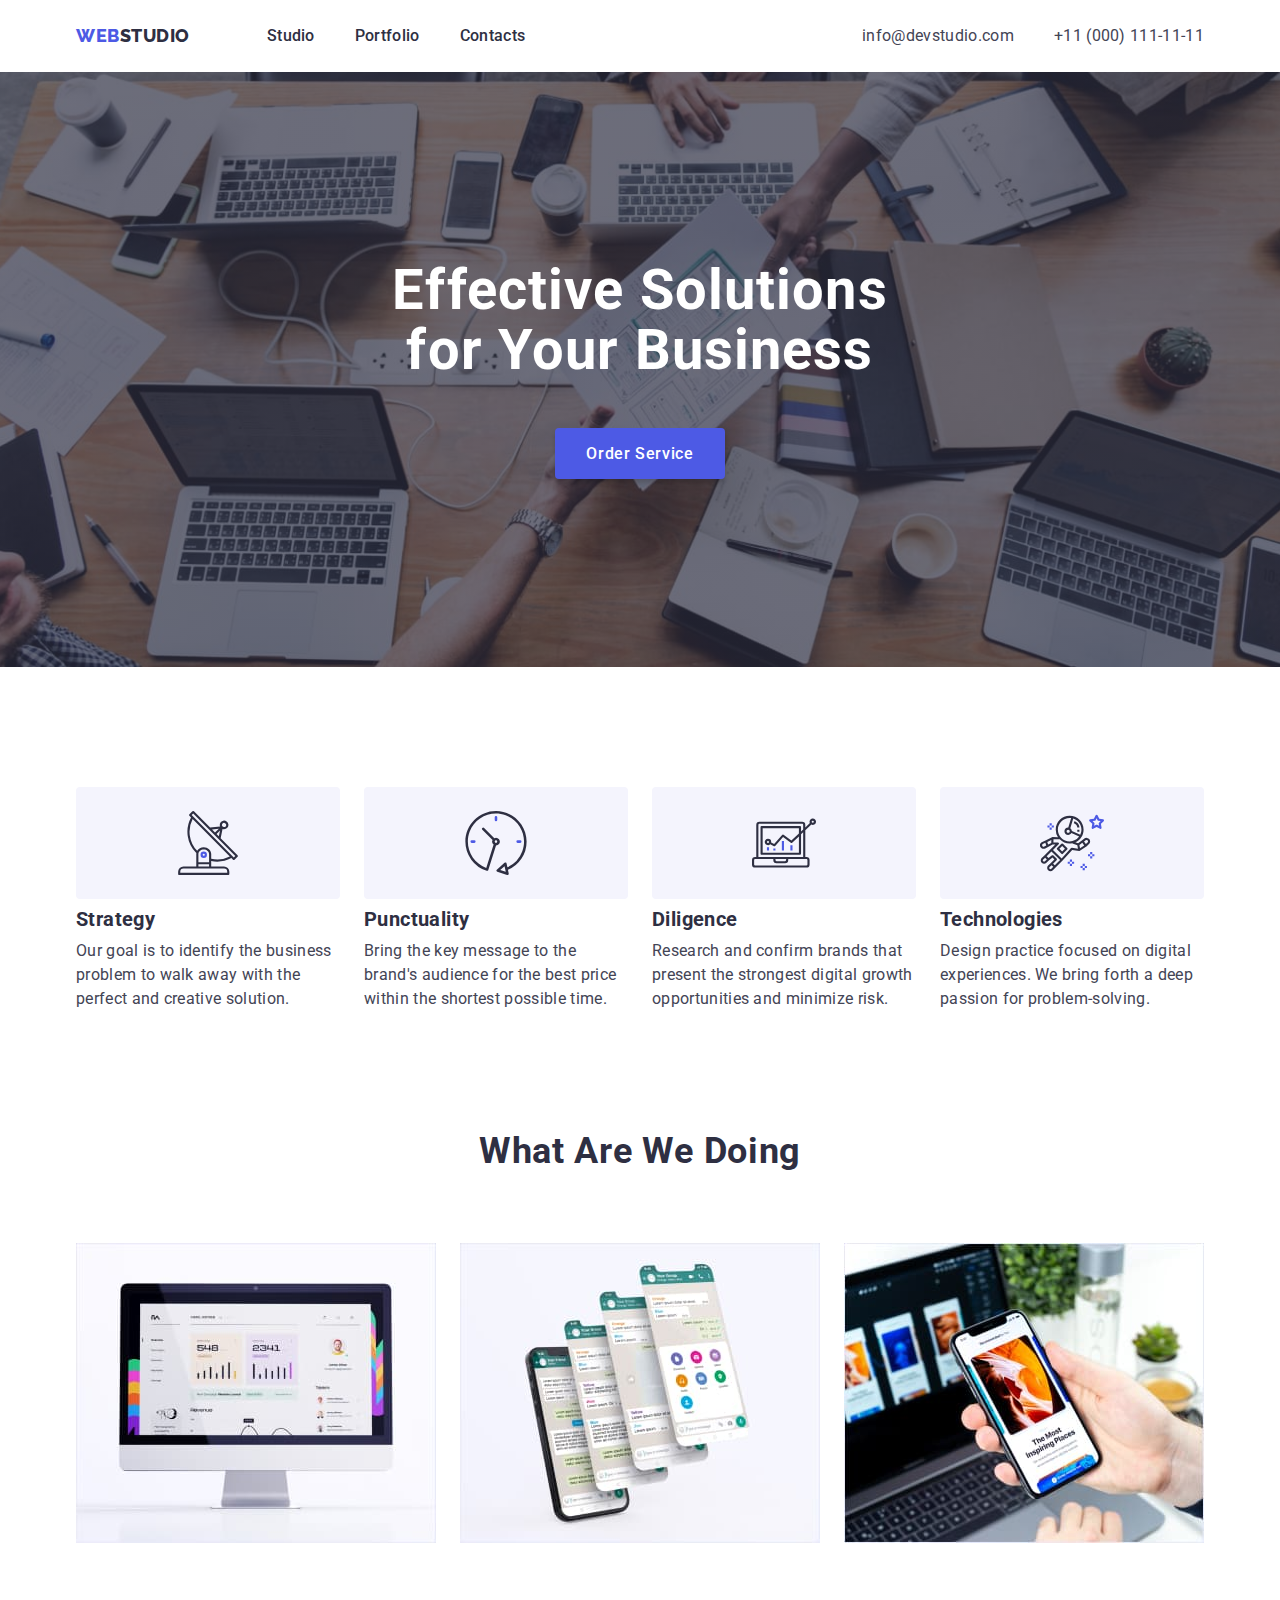
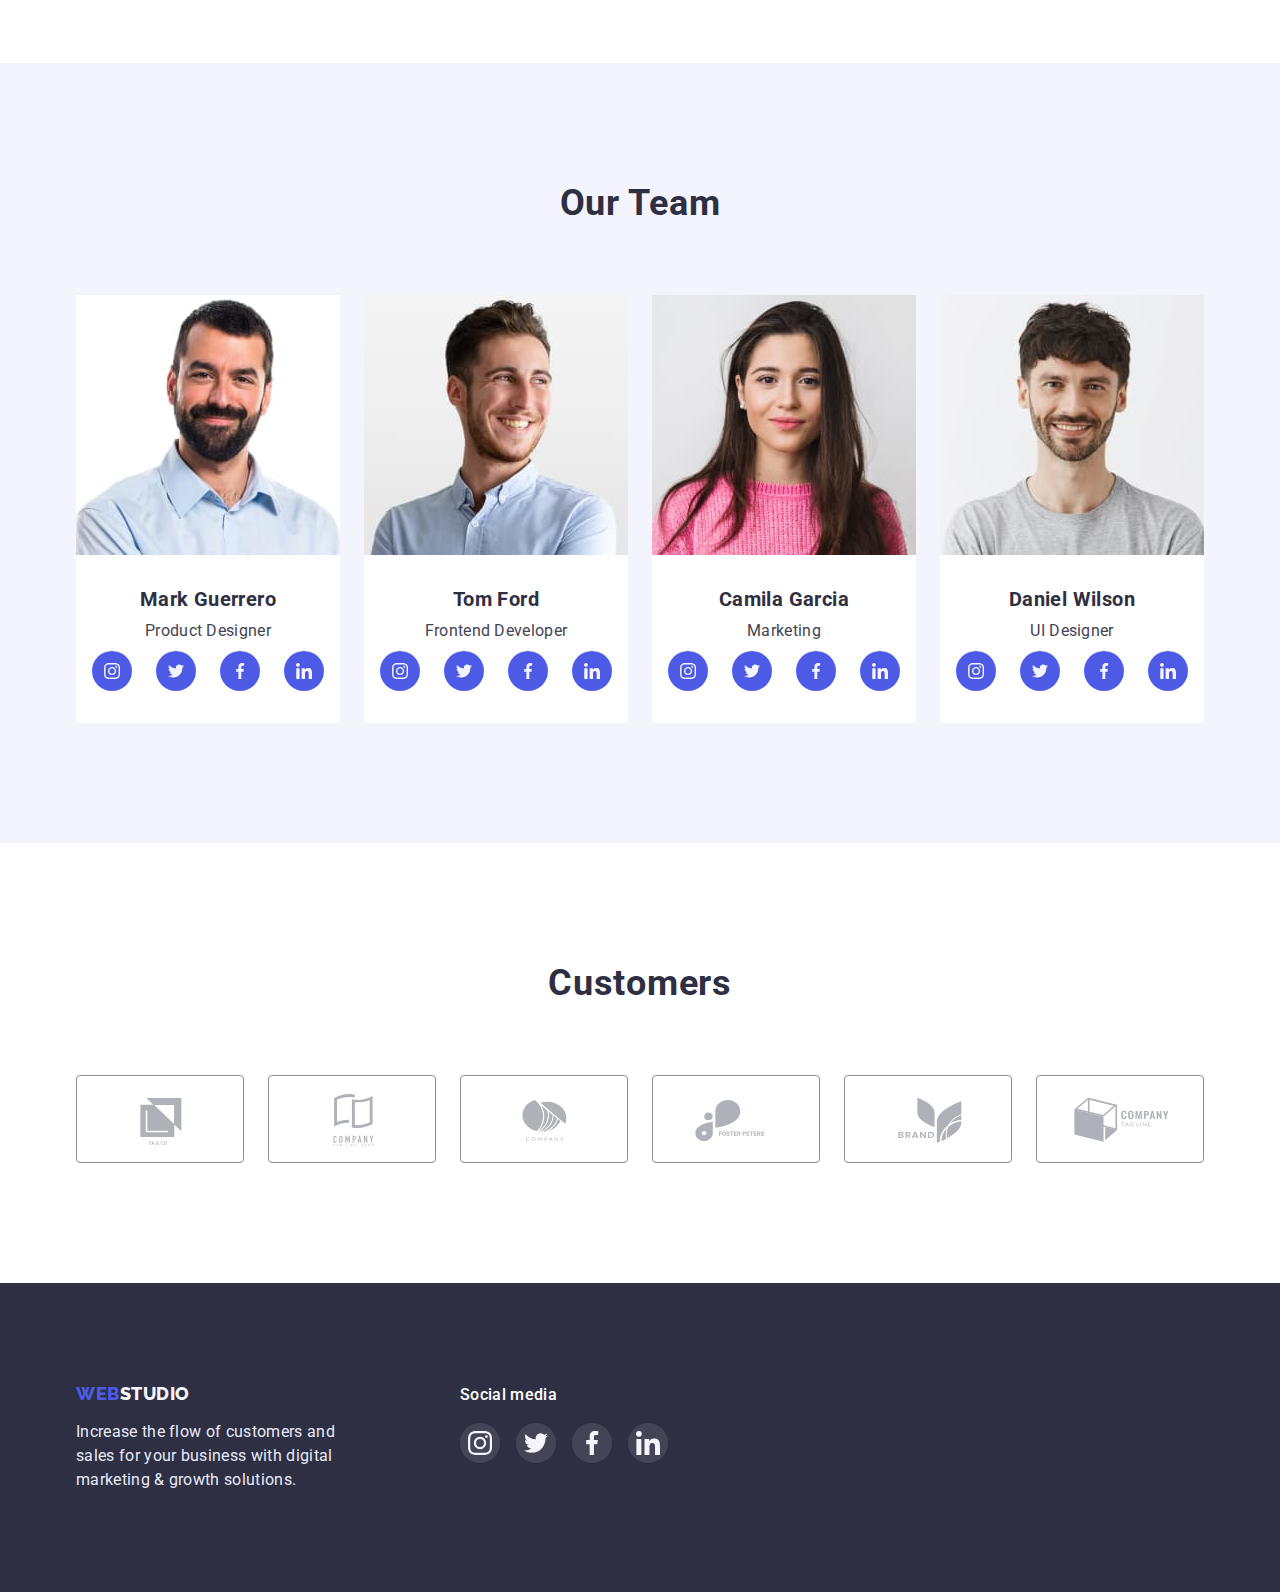
<file: index.html>
<!DOCTYPE html>
<html lang="en">

<head>
  <meta charset="UTF-8" />
  <meta http-equiv="X-UA-Compatible" content="IE=edge" />
  <meta name="viewport" content="width=device-width, initial-scale=1.0" />

  <link rel="preconnect" href="https://fonts.googleapis.com" />
  <link rel="preconnect" href="https://fonts.gstatic.com" crossorigin />
  <link
    href="https://fonts.googleapis.com/css2?family=Raleway:wght@800&family=Roboto:ital,wght@0,400;0,500;0,700;1,900&display=swap"
    rel="stylesheet" />
  <link rel="stylesheet" href="./css/modern-normalize.min.css" />
  <link rel="stylesheet" href="./css/styles.css" />
  <title>Webstudio</title>
</head>

<body>

  <header class="header">
    <div class="container menu-wrapper">
      <a class="header-link" href="./index.html">
        <span class="nav-logo__web">web</span>
        <span class="nav-logo__studio">studio</span>
      </a>

      <nav class="menu">
        <ul class="menu-list">
          <li class="nav-right__menu li">
            <a class="menu-link link" href="./index.html">Studio</a>
          </li>
          <li class="nav-right__menu li">
            <a class="menu-link link" href="./portfolio.html">Portfolio</a>
          </li>
          <li class="nav-right__menu li">
            <a class="menu-link link" href="#">Contacts</a>
          </li>
        </ul>
      </nav>
      <ul class="contacts">
        <li class="contacts_email li">
          <a class="contacts-link link" href="mailto:info@devstudio.com">info@devstudio.com</a>
        </li>
        <li class="contacts_tel li">
          <a class="contacts-link link" href="tel:+11(000)1111111">+11 (000) 111-11-11</a>
        </li>
      </ul>
    </div>
  </header>
  <main class="main">
    <section class="promo">
      <h1 class="promo__title">Effective Solutions for Your Business</h1>
      <button class="promo__button" type="button">Order Service</button>
    </section>
    <section class="benefits">
      <div class="container">
        <h2 class="visually-hidden">Benefits</h2>
        <ul class="benefits-list">
          <li class="benefits__card li">
            <div class="benefits-icon">
              <svg width="64" height="64">
                <use href="./images/icons.svg#icon-benefits-antenna">
              </svg>
            </div>

            <h3 class="benefits__title">Strategy</h3>
            <p class="benefits__text">
              Our goal is to identify the business problem to walk away with
              the perfect and creative solution.
            </p>
          </li>
          <li class="benefits__card li">
            <div class="benefits-icon">
              <svg width="64" height="64">
                <use href="./images/icons.svg#icon-benefits-clock">
              </svg>
            </div>
            <h3 class="benefits__title">Punctuality</h3>
            <p class="benefits__text">
              Bring the key message to the brand's audience for the best price
              within the shortest possible time.
            </p>
          </li>
          <li class="benefits__card li">
            <div class="benefits-icon">
              <svg width="64" height="64">
                <use href="./images/icons.svg#icon-benefits-diagram">
              </svg>
            </div>
            <h3 class="benefits__title">Diligence</h3>
            <p class="benefits__text">
              Research and confirm brands that present the strongest digital
              growth opportunities and minimize risk.
            </p>
          </li>
          <li class="benefits__card li">
            <div class="benefits-icon">
              <svg width="64" height="64">
                <use href="./images/icons.svg#icon-benefits-astronaut">
              </svg>
            </div>
            <h3 class="benefits__title">Technologies</h3>
            <p class="benefits__text">
              Design practice focused on digital experiences. We bring forth a
              deep passion for problem-solving.
            </p>
          </li>
        </ul>
      </div>
    </section>
    <section class="presentation section">
      <div class="container">
        <h2 class="presentation__title">What are we doing</h2>
        <ul class="presentation__list">
          <li class="presentation_item li">
            <img src="./images/presentation1.jpg" width="360" alt="presentation 1" />
          </li>
          <li class="presentation_item li">
            <img src="./images/presentation2.jpg" width="360" alt="presentation 2" />
          </li>
          <li class="presentation_item li">
            <img src="./images/presentation3.jpg" width="360" alt="presentation 3" />
          </li>
        </ul>
      </div>
    </section>
    <section class="team section">
      <div class="container">
        <h2 class="team__title">Our Team</h2>
        <ul class="team__list">
          <li class="team__item li">
            <img class="team__photo" src="./images/team1.jpg" width="264" alt="photo Mark Guerrero" />
            <h3 class="team__name">Mark Guerrero</h3>
            <p class="team__job-title">Product Designer</p>

            <div class="team-soc-icons">
              <a href="#" class="team-link">
                <svg class="team-icon">
                  <use href="./images/icons.svg#icon-instagram"></use>
                </svg>
              </a>
              <a href="#" class="team-link">
                <svg class="team-icon">
                  <use href="./images/icons.svg#icon-twitter"></use>
                </svg>
              </a>
              <a href="#" class="team-link">
                <svg class="team-icon">
                  <use href="./images/icons.svg#icon-facebook"></use>
                </svg>
              </a>
              <a href="#" class="team-link">
                <svg class="team-icon">
                  <use href="./images/icons.svg#icon-linkedin"></use>
                </svg>
              </a>
            </div>
          </li>
          <li class="team__item li">
            <img class="team__photo" src="./images/team2.jpg" width="264" alt="photo Tom Ford" />
            <h3 class="team__name">Tom Ford</h3>
            <p class="team__job-title">Frontend Developer</p>
            <div class="team-soc-icons">
              <a href="#" class="team-link">
                <svg class="team-icon">
                  <use href="./images/icons.svg#icon-instagram"></use>
                </svg>
              </a>
              <a href="#" class="team-link">
                <svg class="team-icon">
                  <use href="./images/icons.svg#icon-twitter"></use>
                </svg>
              </a>
              <a href="#" class="team-link">
                <svg class="team-icon">
                  <use href="./images/icons.svg#icon-facebook"></use>
                </svg>
              </a>
              <a href="#" class="team-link">
                <svg class="team-icon">
                  <use href="./images/icons.svg#icon-linkedin"></use>
                </svg>
              </a>
            </div>
          </li>
          <li class="team__item li">
            <img class="team__photo" src="./images/team3.jpg" width="264" alt="photo Camila Garcia" />
            <h3 class="team__name">Camila Garcia</h3>
            <p class="team__job-title">Marketing</p>
            <div class="team-soc-icons">
              <a href="#" class="team-link">
                <svg class="team-icon">
                  <use href="./images/icons.svg#icon-instagram"></use>
                </svg>
              </a>
              <a href="#" class="team-link">
                <svg class="team-icon">
                  <use href="./images/icons.svg#icon-twitter"></use>
                </svg>
              </a>
              <a href="#" class="team-link">
                <svg class="team-icon">
                  <use href="./images/icons.svg#icon-facebook"></use>
                </svg>
              </a>
              <a href="#" class="team-link">
                <svg class="team-icon">
                  <use href="./images/icons.svg#icon-linkedin"></use>
                </svg>
              </a>
            </div>
          </li>
          <li class="team__item li">
            <img class="team__photo" src="./images/team4.jpg" width="264" alt="photo Daniel Wilson" />
            <h3 class="team__name">Daniel Wilson</h3>
            <p class="team__job-title">UI Designer</p>
            <div class="team-soc-icons">
              <a href="#" class="team-link">
                <svg class="team-icon">
                  <use href="./images/icons.svg#icon-instagram"></use>
                </svg>
              </a>
              <a href="#" class="team-link">
                <svg class="team-icon">
                  <use href="./images/icons.svg#icon-twitter"></use>
                </svg>
              </a>
              <a href="#" class="team-link">
                <svg class="team-icon">
                  <use href="./images/icons.svg#icon-facebook"></use>
                </svg>
              </a>
              <a href="#" class="team-link">
                <svg class="team-icon">
                  <use href="./images/icons.svg#icon-linkedin"></use>
                </svg>
              </a>
            </div>
          </li>
        </ul>
      </div>
    </section>
    <section class="customers">

      <div class="container">
        <h2 class="customers-title">customers</h2>
        <ul class="customers-list">
          <li class="customers-item li">
            <a class="customers-link" href="#">
              <svg class="customers-icon" width="104px" height="56px">
                <use href="./images/icons.svg#icon-ustomers-yaco"></use>
              </svg>
            </a>
          </li>
          <li class="customers-item li">
            <a class="customers-link" href="#">
              <svg class="customers-icon" width="104px" height="56px">
                <use href="./images/icons.svg#icon-customers-company"></use>
              </svg>
            </a>
          </li>
          <li class="customers-item li">
            <a class="customers-link" href="#">
              <svg class="customers-icon" width="104px" height="56px">
                <use href="./images/icons.svg#icon-customers-company-circle"></use>
              </svg>
            </a>
          </li>
          <li class="customers-item li">
            <a class="customers-link" href="#">
              <svg class="customers-icon" width="104px" height="56px">
                <use href="./images/icons.svg#icon-customers-foster"></use>
              </svg>
            </a>
          </li>
          <li class="customers-item li">
            <a class="customers-link" href="#">
              <svg class="customers-icon" width="104px" height="56px">
                <use href="./images/icons.svg#icon-customers-brand"></use>
              </svg>
            </a>
          </li>
          <li class="customers-item li">
            <a class="customers-link" href="#">
              <svg class="customers-icon" width="104px" height="56px">
                <use href="./images/icons.svg#icon-customers-tag"></use>
              </svg>
            </a>
          </li>
        </ul>
      </div>
    </section>
  </main>
  <footer class="footer">
    <div class="container">
      <div class="footer-wrapper">
        <div class="footer-text">
          <a class="footer-text-link" href="./index.html">
            <span class="nav-logo__web">web</span>
            <span class="nav-logo__studio">studio</span>
          </a>
          <p class="footer-text-paragraph">
            Increase the flow of customers and sales for your business with
            digital marketing & growth solutions.
          </p>
        </div>
        <div class="footer-social">
          <p class="footer-social-title">Social media</p>
          <ul class="footer-social-list">
            <li class="footer-social-item li">
              <a class="footer-social-link" href="#">
                <svg class="footer-social-icon" width="24px" height="24px">
                  <use href="./images/icons.svg#icon-instagram"></use>
                </svg>
              </a>
            </li>
            <li class="footer-social-item li">
              <a class="footer-social-link" href="#">
                <svg class="footer-social-icon" width="24px" height="24px">
                  <use href="./images/icons.svg#icon-twitter"></use>
                </svg>
              </a>
            </li>
            <li class="footer-social-item li">
              <a class="footer-social-link" href="#">
                <svg class="footer-social-icon" width="24px" height="24px">
                  <use href="./images/icons.svg#icon-facebook"></use>
                </svg>
              </a>
            </li>
            <li class="footer-social-item li">
              <a class="footer-social-link" href="#">
                <svg class="footer-social-icon" width="24px" height="24px">
                  <use href="./images/icons.svg#icon-linkedin"></use>
                </svg>
              </a>
            </li>
          </ul>
        </div>
      </div>
    </div>
  </footer>
</body>

</html>
</file>
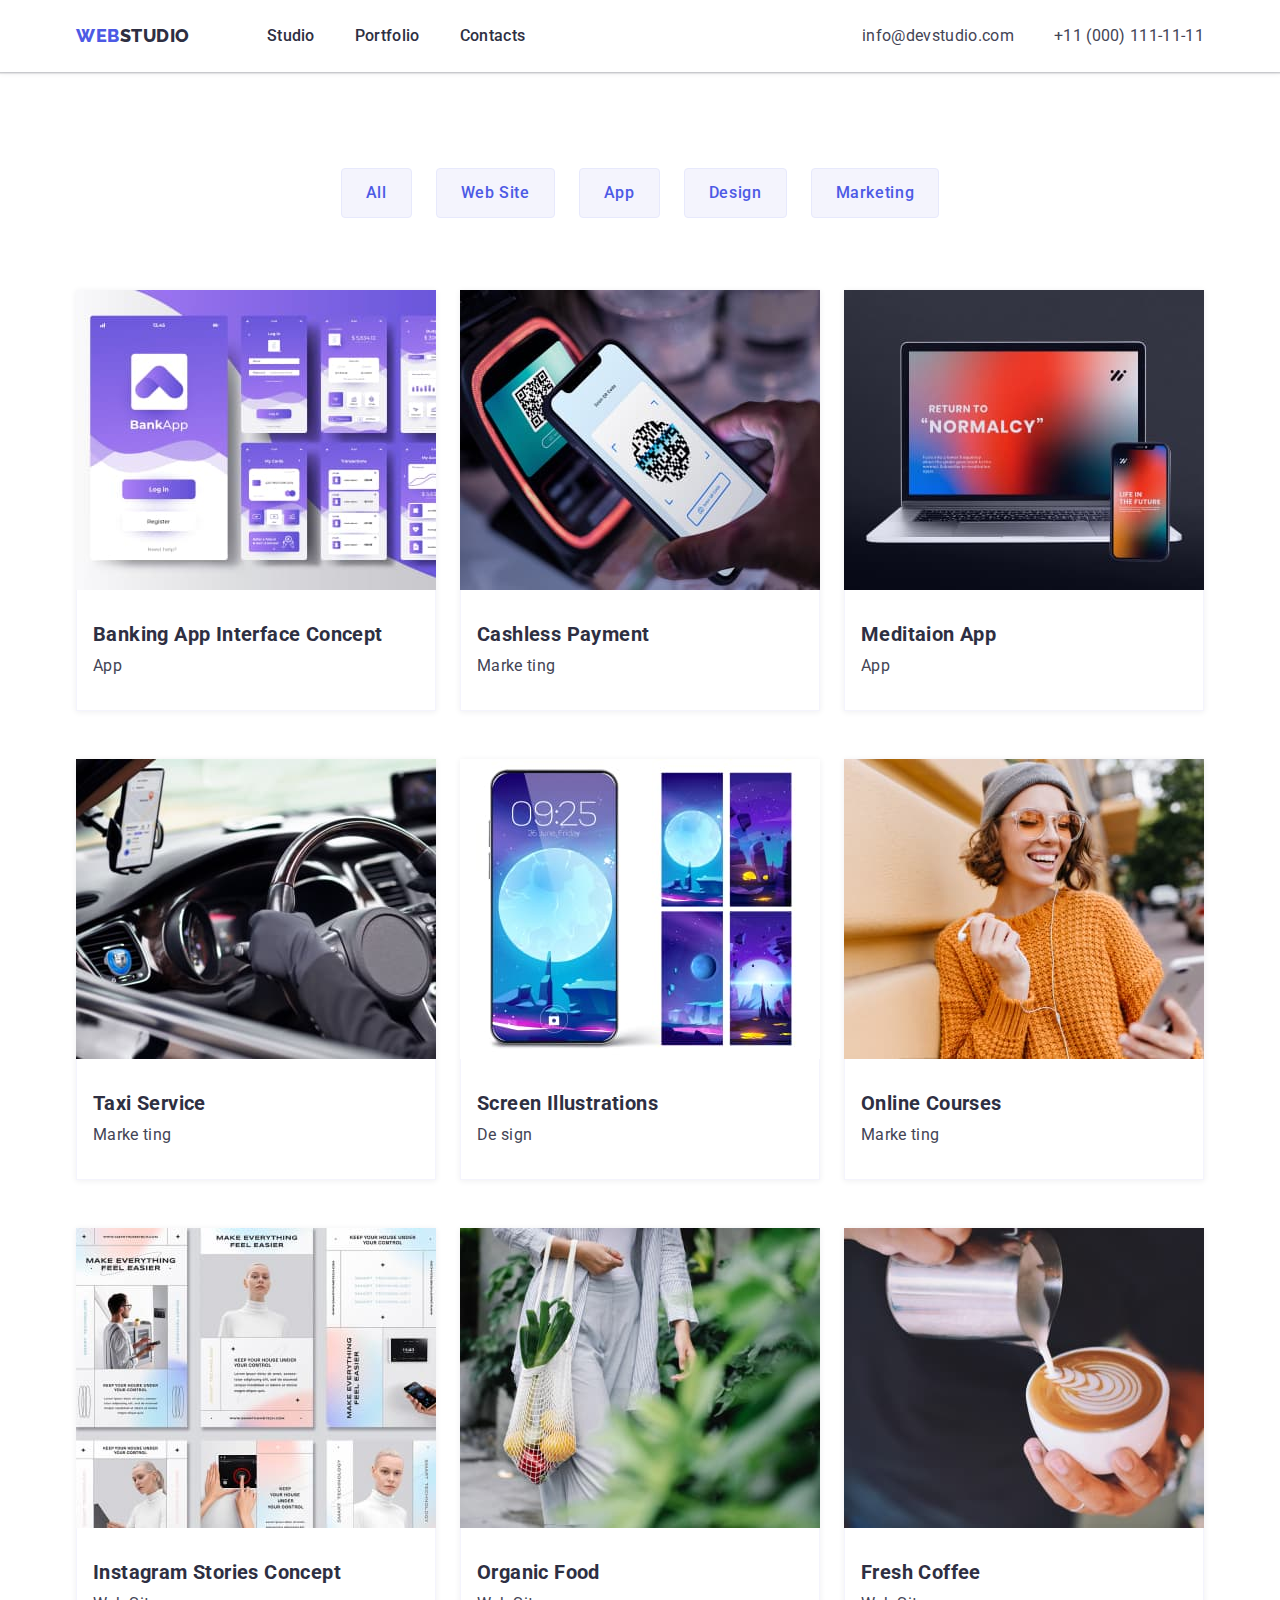
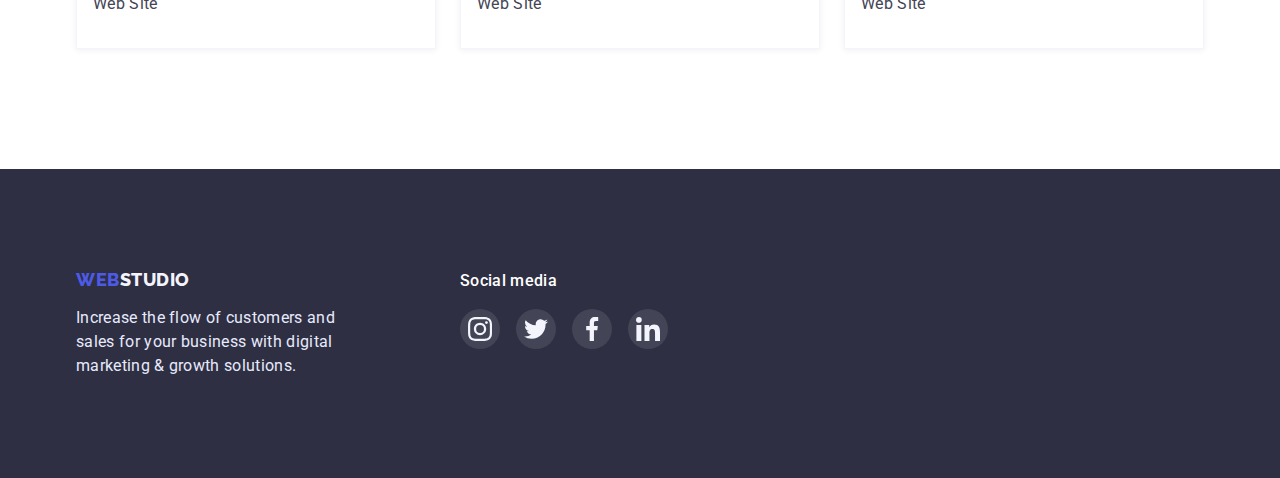
<file: portfolio.html>
<!DOCTYPE html>
<html lang="en">

<head>
  <meta charset="UTF-8" />
  <meta http-equiv="X-UA-Compatible" content="IE=edge" />
  <meta name="viewport" content="width=device-width, initial-scale=1.0" />

  <link rel="preconnect" href="https://fonts.googleapis.com" />
  <link rel="preconnect" href="https://fonts.gstatic.com" crossorigin />
  <link
    href="https://fonts.googleapis.com/css2?family=Raleway:wght@800&family=Roboto:ital,wght@0,400;0,500;0,700;1,900&display=swap"
    rel="stylesheet" />
  <link rel="stylesheet" href="./css/modern-normalize.min.css" />
  <link rel="stylesheet" href="./css/styles.css" />
  <title>Portfolio</title>
</head>

<body>
  <header class="header">
    <div class="container menu-wrapper">
      <a class="header-link" href="./index.html">
        <span class="nav-logo__web">web</span>
        <span class="nav-logo__studio">studio</span>
      </a>

      <nav class="menu">
        <ul class="menu-list">
          <li class="nav-right__menu li">
            <a class="menu-link link" href="./index.html">Studio</a>
          </li>
          <li class="nav-right__menu li">
            <a class="menu-link link" href="./portfolio.html">Portfolio</a>
          </li>
          <li class="nav-right__menu li">
            <a class="menu-link link" href="#">Contacts</a>
          </li>
        </ul>
      </nav>
      <ul class="contacts">
        <li class="contacts_email li">
          <a class="contacts-link link" href="mailto:info@devstudio.com">info@devstudio.com</a>
        </li>
        <li class="contacts_tel li">
          <a class="contacts-link link" href="tel:+11(000)1111111">+11 (000) 111-11-11</a>
        </li>
      </ul>
    </div>
  </header>
  <main class="main">
    <section class="portfolio">
      <div class="container">
        <h1 class="visually-hidden">Our portfolio</h1>
        <ul class="filter">
          <li class="filter-list li">
            <button class="filter-btn btn" type="button">All</button>
          </li>
          <li class="filter-list li">
            <button class="filter-btn btn" type="button">Web Site</button>
          </li>
          <li class="filter-list li">
            <button class="filter-btn btn" type="button">App</button>
          </li>
          <li class="filter-list li">
            <button class="filter-btn btn" type="button">Design</button>
          </li>
          <li class="filter-list li">
            <button class="filter-btn btn" type="button">Marketing</button>
          </li>
        </ul>
        <ul class="projects">
          <li class="project-item li">
            <a class="projects-link link" href="#">
              <img src="./images/project-1.jpg" width="360" alt="Banking App" />
              <div class="projects-content">
                <h2 class="project-title">Banking App Interface Concept</h2>
                <p class="project-text">App</p>
              </div>
            </a>
          </li>
          <li class="project-item li">
            <a class="projects-link link" href="#">
              <img src="./images/project-2.jpg" width="360" alt="Cashless" />
              <div class="projects-content">
                <h2 class="project-title">Cashless Payment</h2>
                <p class="project-text">Marke ting</p>
              </div>
            </a>
          </li>
          <li class="project-item li">
            <a class="projects-link link" href="#">
              <img src="./images/project-3.jpg" width="360" alt="Meditaion App" />
              <div class="projects-content">
                <h2 class="project-title">Meditaion App</h2>
                <p class="project-text">App</p>
              </div>
            </a>
          </li>
          <li class="project-item li">
            <a class="projects-link link" href="#">
              <img src="./images/project-4.jpg" width="360" alt="Taxi Service" />
              <div class="projects-content">
                <h2 class="project-title">Taxi Service</h2>
                <p class="project-text">Marke ting</p>
              </div>
            </a>
          </li>
          <li class="project-item li">
            <a class="projects-link link" href="#">
              <img src="./images/project-5.jpg" width="360" alt="Screen Illustrations" />
              <div class="projects-content">
                <h2 class="project-title">Screen Illustrations</h2>
                <p class="project-text">De sign</p>
              </div>
            </a>
          </li>
          <li class="project-item li">
            <a class="projects-link link" href="#">
              <img src="./images/project-6.jpg" width="360" alt="Online Courses" />
              <div class="projects-content">
                <h2 class="project-title">Online Courses</h2>
                <p class="project-text">Marke ting</p>
              </div>
            </a>
          </li>
          <li class="project-item li">
            <a class="projects-link link" href="#">
              <img src="./images/project-7.jpg" width="360" alt="Instagram Stories Concept" />
              <div class="projects-content">
                <h2 class="project-title">Instagram Stories Concept</h2>
                <p class="project-text">Web Site</p>
              </div>
            </a>
          </li>
          <li class="project-item li">
            <a class="projects-link link" href="#">
              <img src="./images/project-8.jpg" width="360" alt="Organic Food" />
              <div class="projects-content">
                <h2 class="project-title">Organic Food</h2>
                <p class="project-text">Web Site</p>
              </div>
            </a>
          </li>
          <li class="project-item li">
            <a class="projects-link link" href="#">
              <img src="./images/project-9.jpg" width="360" alt="Fresh Coffee" />
              <div class="projects-content">
                <h2 class="project-title">Fresh Coffee</h2>
                <p class="project-text">Web Site</p>
              </div>
            </a>
          </li>
        </ul>
      </div>
    </section>
  </main>
  <footer class="footer">
    <div class="container">
      <div class="footer-wrapper">
        <div class="footer-text">
          <a class="footer-text-link" href="./index.html">
            <span class="nav-logo__web">web</span>
            <span class="nav-logo__studio">studio</span>
          </a>
          <p class="footer-text-paragraph">
            Increase the flow of customers and sales for your business with
            digital marketing & growth solutions.
          </p>
        </div>
        <div class="footer-social">
          <p class="footer-social-title">Social media</p>
          <ul class="footer-social-list">
            <li class="footer-social-item li">
              <a class="footer-social-link" href="#">
                <svg class="footer-social-icon" width="24px" height="24px">
                  <use href="./images/icons.svg#icon-instagram"></use>
                </svg>
              </a>
            </li>
            <li class="footer-social-item li">
              <a class="footer-social-link" href="#">
                <svg class="footer-social-icon" width="24px" height="24px">
                  <use href="./images/icons.svg#icon-twitter"></use>
                </svg>
              </a>
            </li>
            <li class="footer-social-item li">
              <a class="footer-social-link" href="#">
                <svg class="footer-social-icon" width="24px" height="24px">
                  <use href="./images/icons.svg#icon-facebook"></use>
                </svg>
              </a>
            </li>
            <li class="footer-social-item li">
              <a class="footer-social-link" href="#">
                <svg class="footer-social-icon" width="24px" height="24px">
                  <use href="./images/icons.svg#icon-linkedin"></use>
                </svg>
              </a>
            </li>
          </ul>
        </div>
      </div>
    </div>
  </footer>
</body>

</html>
</file>
<file: css/styles.css>
* {
  box-sizing: border-box;
}

:root {
  --white-color: #ffffff;
  --accent-color: #4d5ae5;
  --primary-brand-color: #4d5ae5;
  --dark-color: #2e2f42;
  --slate-text-color: #434455;
  --cloud-color: #f4f4fd;
  --cornflower-color: #e7e9fc;
  --ocean-color: #404BBF;
}

body {
  font-family: 'Roboto', sans-serif;
  background: var(--white-color);
}

.container {
  width: 1158px;
  padding: 0 15px 0;
  margin: 0 auto;
}

h1,
h2,
h3,
h4,
h5,
ul,
p {
  margin: 0;
  padding: 0;
}

.link,
.header-link,
.footer-link {
  text-decoration: none;
}

.link:hover,
.link:focus {
  color: var(--accent-color);
}

.li {
  list-style: none;
}

img {
  display: block;
}

.btn:hover,
.btn:focus {
  color: var(--white-color);
  background: var(--primary-brand-color);
  border-color: transparent;
  box-shadow: 0px 3px 1px rgba(0, 0, 0, 0.1), 0px 2px 1px rgba(0, 0, 0, 0.08), 0px 2px 2px rgba(0, 0, 0, 0.12);
}

.visually-hidden {
  position: absolute;
  width: 1px;
  height: 1px;
  margin: -1px;
  border: 0;
  padding: 0;
  white-space: nowrap;
  clip-path: inset(100%);
  clip: rect(0 0 0 0);
  overflow: hidden;
}

.header {
  box-shadow: 0px 2px 1px rgba(46, 47, 66, 0.08),
    0px 1px 1px rgba(46, 47, 66, 0.16), 0px 1px 6px rgba(46, 47, 66, 0.08);
}

.menu-wrapper {
  display: flex;
}

.header-link {
  font-family: 'Raleway';
  font-style: normal;
  font-weight: 800;
  font-size: 18px;
  line-height: calc(24 / 18);
  align-items: center;
  letter-spacing: 0.03em;
  text-transform: uppercase;
  color: var(--dark-color);
  margin-right: 77px;
  padding-top: 24px;
  padding-bottom: 24px;
  display: flex;
}

.nav-logo__web {
  color: var(--primary-brand-color);
}

.nav-logo__studio {}

.menu {
  font-size: 16px;
  line-height: calc(24 / 16);
  letter-spacing: 0.02em;
}

.menu-list {
  display: flex;
}

.nav-right__menu:not(:last-child) {
  margin-right: 40px;
}

.menu-link {
  color: var(--dark-color);
  font-weight: 500;
  display: block;
  padding-top: 24px;
  padding-bottom: 24px;
}

.contacts {
  display: flex;
  font-weight: 400;
  font-size: 16px;
  line-height: calc(24 / 16);
  letter-spacing: 0.02em;
  margin-left: auto;
  align-items: center;
}

.contacts_email {
  margin-right: 40px;
}

.contacts-link {
  color: var(--slate-text-color);
}

.contacts_tel {}

.main {}

.section {
  padding-top: 120px;
  padding-bottom: 120px;
}

.promo {
  max-width: 1440px;
  margin: 0 auto;
  background: var(--dark-color);
  padding-top: 188px;
  padding-bottom: 188px;
  text-align: center;
  background-image: linear-gradient(to right, rgba(46, 47, 66, 0.7), rgba(46, 47, 66, 0.7)), url(../images/people-office.jpg);
  background-repeat: no-repeat;
  background-position: center;
  background-size: cover;

}

.promo__title {
  font-weight: 700;
  width: 507px;
  font-size: 56px;
  line-height: calc(60 / 56);
  letter-spacing: 0.02em;
  color: var(--white-color);
  margin: 0 auto 48px;
}

.promo__button {
  font-family: inherit;
  font-size: 16px;
  font-weight: 500;
  line-height: calc(19 / 16);
  letter-spacing: 0.04em;
  color: var(--white-color);
  width: 170px;
  height: 51px;
  background: var(--primary-brand-color);
  border: transparent;
  border-radius: 4px;
  box-shadow: 0px 4px 4px rgba(0, 0, 0, 0.15);
  cursor: pointer;
}

.promo__button:hover,
.promo__button:focus {
  background: var(--ocean-color);
  box-shadow: 0px 4px 4px rgba(0, 0, 0, 0.15);
}

.benefits {
  background: var(--white-color);
  padding-top: 120px;
}

.benefits-list {
  display: flex;
  gap: 24px;
}

.benefits__card {
  /* width: calc((100% - 72px) / 4); */
  flex-basis: calc((100% - 3 * 24px) / 4);
}

.benefits-icon {
  width: 264px;
  height: 112px;
  background: var(--cloud-color);
  border-radius: 4px;
  display: flex;
  align-items: center;
  justify-content: center
}

.benefits__title {
  font-weight: 700;
  font-size: 20px;
  line-height: calc(24 / 20);
  letter-spacing: 0.02em;
  color: var(--dark-color);
  margin-top: 8px;
  margin-bottom: 8px;
}

.benefits__text {
  font-weight: 400;
  font-size: 16px;
  line-height: calc(24 / 16);
  letter-spacing: 0.02em;
  color: var(--slate-text-color);
}

.presentation {
  background: var(--white-color);
}

.presentation__title {
  font-weight: 700;
  font-size: 36px;
  line-height: calc(40 / 36);
  text-align: center;
  letter-spacing: 0.02em;
  text-transform: capitalize;
  color: var(--dark-color);
  margin-bottom: 72px;
}

.presentation__list {
  display: flex;
  gap: 24px;
}

.presentation_item {
  width: calc((100% - 48px) / 3);
}

.team {
  background: var(--cloud-color);
}

.team__title {
  font-size: 36px;
  font-weight: 700;
  line-height: calc(40 / 36);
  text-align: center;
  letter-spacing: 0.02em;
  text-transform: capitalize;
  color: var(--dark-color);
  margin-bottom: 72px;
}

.team__list {
  display: flex;
  gap: 24px;
}

.team__item {
  background: var(--white-color);
  width: calc((100% - 72px) / 4);
  text-align: center;
  padding-bottom: 32px;
  border-radius: 0px 0px 4px 4px;
}

.team__photo {
  margin-bottom: 32px;
}

.team__name {
  font-weight: 700;
  font-size: 20px;
  line-height: calc(24 / 20);
  letter-spacing: 0.02em;
  color: var(--dark-color);
  margin-bottom: 8px;
}

.team__job-title {
  font-weight: 400;
  font-size: 16px;
  line-height: calc(24 / 16);
  letter-spacing: 0.02em;
  color: var(--slate-text-color);
  margin-bottom: 8px;
}

.team-soc-icons {
  display: flex;
  justify-content: center;
  gap: 24px;
}

.team-link {
  width: 40px;
  height: 40px;
  color: var(--cloud-color);
  border-radius: 50%;
  background: #4D5AE5;
  display: flex;
  justify-content: center;
  align-items: center;
}

.team-link:hover,
.team-link:focus {
  background: var(--ocean-color);
}

.team-icon {
  fill: currentColor;
  width: 16px;
  height: 16px;
}

.customers {
  background: #FFFFFF;
  padding-top: 120px;
  padding-bottom: 120px;
}

.customers-title {
  margin-bottom: 72px;
  font-style: normal;
  font-weight: 700;
  font-size: 36px;
  line-height: 40px;
  text-align: center;
  letter-spacing: 0.02em;
  text-transform: capitalize;
  color: #2E2F42;
}

.customers-list {
  display: flex;
  justify-content: center;
  gap: 24px;
}

.customers-item {}

.customers-link {
  width: 168px;
  height: 88px;
  border: 1px solid #8E8F99;
  border-radius: 4px;
  display: flex;
  justify-content: center;
  align-items: center;
  color: #AFB1B8;
  ;
}

.customers-link:hover,
.customers-link:focus {
  color: var(--ocean-color);
  border: 1px solid var(--ocean-color);
}

.customers-icon {
  fill: currentColor;
}

.footer {
  background: var(--dark-color);
  padding-top: 100px;
  padding-bottom: 100px;
}

.footer-wrapper {
  display: flex;
  gap: 120px;
}


.footer-text {
  width: 264px;
}



.footer-text-link {
  font-family: 'Raleway';
  font-style: normal;
  font-weight: 800;
  font-size: 18px;
  line-height: calc(21 / 18);
  letter-spacing: 0.03em;
  text-transform: uppercase;
  text-decoration: none;
  color: var(--cloud-color);
  margin-bottom: 16px;
  display: flex;
}

.footer-text-paragraph {
  font-weight: 400;
  font-size: 16px;
  line-height: calc(24 / 16);
  letter-spacing: 0.02em;
  color: var(--cornflower-color);
}

.footer-social {
  width: 280px;
  height: 80px;
}

.footer-social-title {
  font-weight: 500;
  font-size: 16px;
  line-height: 24px;
  letter-spacing: 0.02em;
  color: #FFFFFF;
  margin-bottom: 16px;
}

.footer-social-list {
  display: flex;
  justify-content: flex-start;
  gap: 16px;
}

.footer-social-item {}

.footer-social-link {
  width: 40px;
  height: 40px;
  color: var(--cloud-color);
  background: rgba(255, 255, 255, 0.1);
  border-radius: 50%;
  display: flex;
  justify-content: center;
  align-items: center;
}

.footer-social-link:hover,
.footer-social-link:focus {
  background: #31D0AA;
}

.footer-social-icon {
  fill: currentColor;
}


.portfolio {
  padding-top: 96px;
  padding-bottom: 120px;
}

.filter {
  display: flex;
  justify-content: center;
  margin-bottom: 72px;
  gap: 24px;
}

.filter-list {
  gap: 24px;
}

.filter-btn {
  font-weight: 500;
  font-family: inherit;
  font-size: 16px;
  line-height: calc(24 / 16);
  text-align: center;
  letter-spacing: 0.04em;
  color: var(--primary-brand-color);
  padding: 12px 24px;
  background: var(--cloud-color);
  border: 1px solid #e7e9fc;
  border-radius: 4px;
  cursor: pointer;
}

.projects {
  display: flex;
  flex-wrap: wrap;
  row-gap: 48px;
  column-gap: 24px;
}

.project-item {
  width: calc((100% - 48px) / 3);
}

.projects-link:hover,
.projects-link:focus {
  box-shadow: 0px 1px 6px rgba(46, 47, 66, 0.08), 0px 1px 1px rgba(46, 47, 66, 0.16), 0px 2px 1px rgba(46, 47, 66, 0.08);
}

.projects-link {
  display: flex;
  flex-direction: column;
  box-shadow: 0px 1px 6px rgba(46, 47, 66, 0.08);

}

.projects-content {
  padding: 32px 0 32px 16px;
  border-right: 0.5px solid #f4f4fd;
  border-bottom: 0.5px solid #f4f4fd;
  border-left: 0.5px solid #f4f4fd;
}

.project-title {
  font-weight: 700;
  font-size: 20px;
  line-height: calc(24 / 20);
  letter-spacing: 0.02em;
  color: var(--dark-color);
  margin-bottom: 8px;
}

.project-text {
  font-weight: 400;
  font-size: 16px;
  line-height: calc(24 / 16);
  letter-spacing: 0.02em;
  color: var(--slate-text-color);
}
</file>
